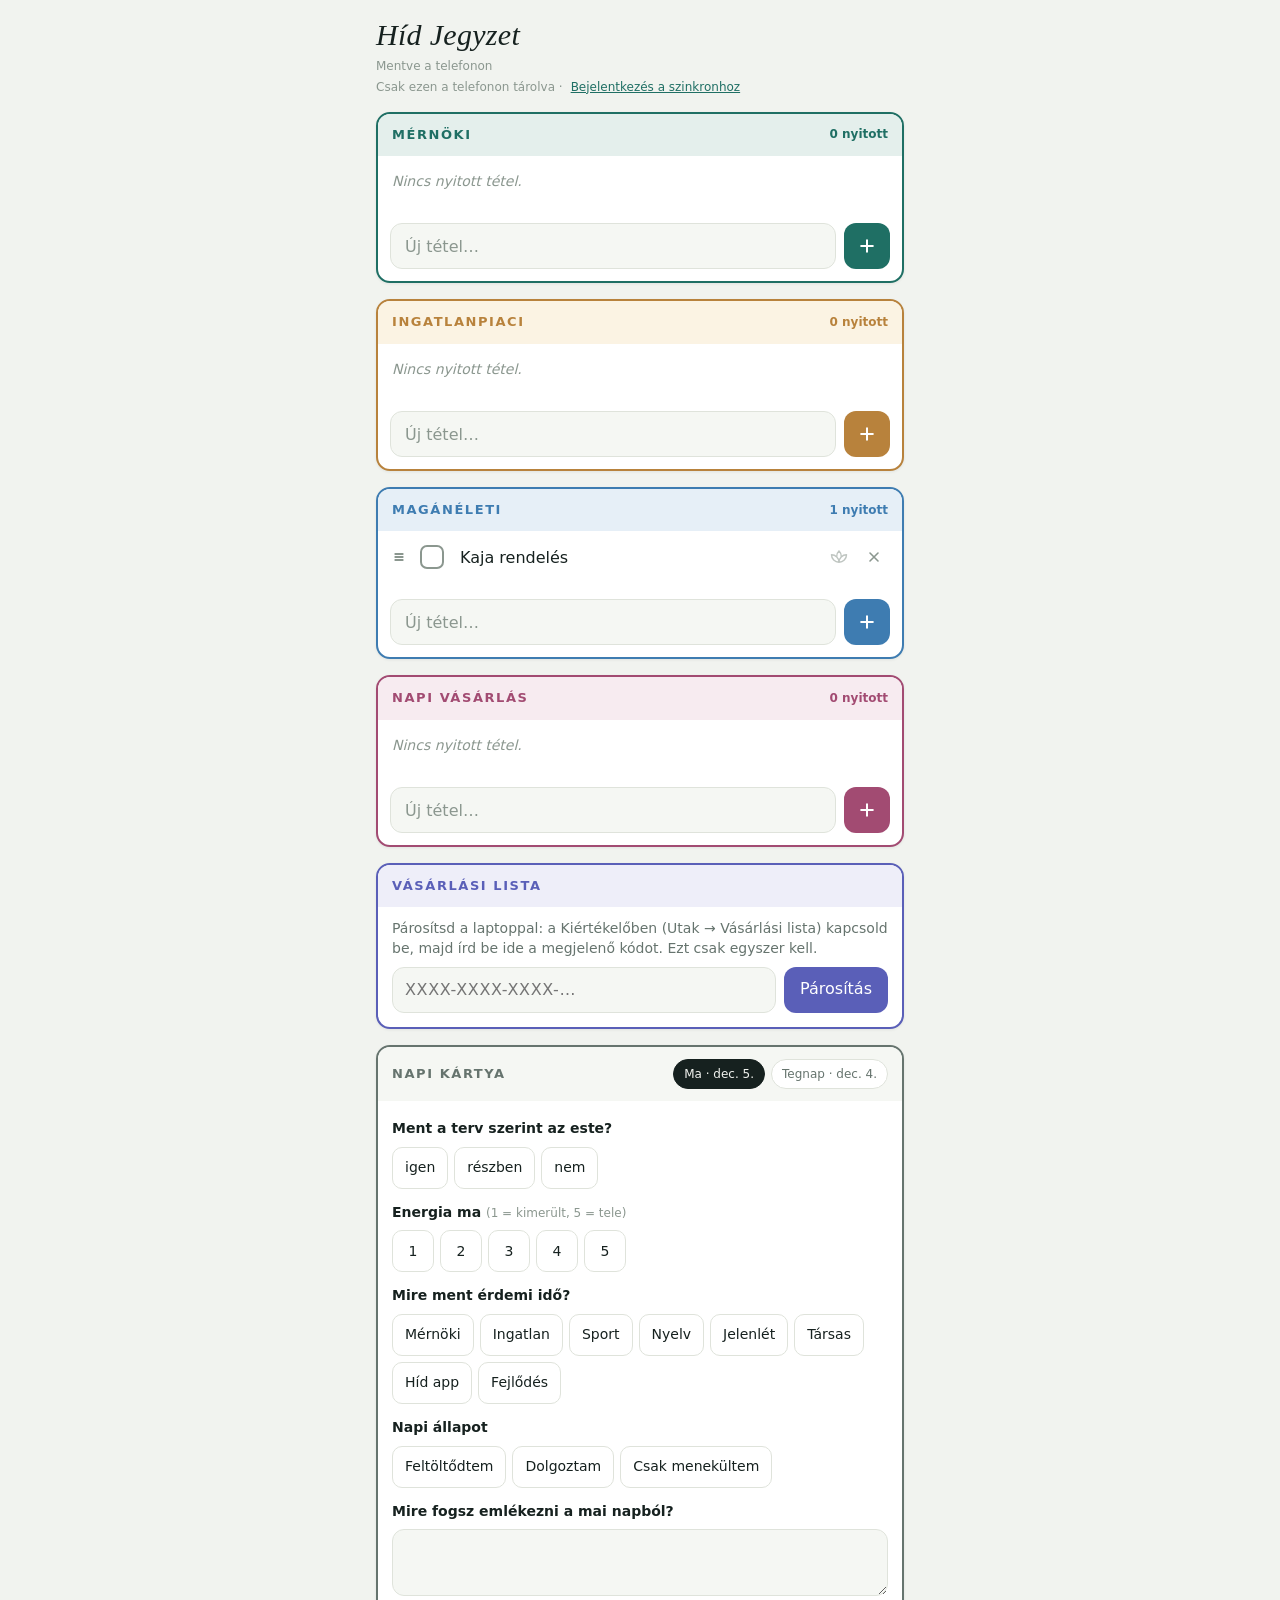
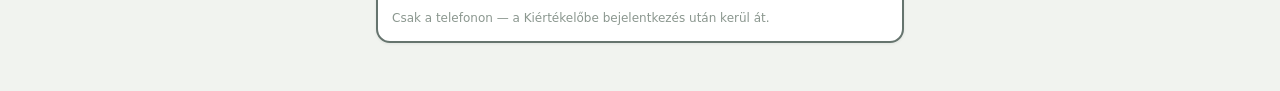
<file: index.html>
<!doctype html>
<html lang="hu">
<head>
<meta charset="utf-8">
<meta name="viewport" content="width=device-width,initial-scale=1,viewport-fit=cover">
<meta name="theme-color" content="#F1F3EF" media="(prefers-color-scheme: light)">
<meta name="theme-color" content="#141A18" media="(prefers-color-scheme: dark)">
<link rel="manifest" href="manifest.webmanifest">
<link rel="icon" href="icon-192.png">
<link rel="apple-touch-icon" href="icon-192.png">
<title>Híd Jegyzet</title>
<link rel="stylesheet" href="style.css">
</head>
<body>
<main class="wrap">
  <div class="head">
    <h1>Híd Jegyzet</h1>
  </div>
  <div class="status" id="status" aria-live="polite"></div>
  <div class="sync" id="sync"></div>
  <div id="ma"></div>
  <div id="heti"></div>
  <div class="blocks" id="blocks"></div>
  <div id="vasarlas"></div>
  <div id="napi"></div>
</main>
<script src="store.js"></script>
<script src="vendor/firebase/firebase-app-compat.js"></script>
<script src="vendor/firebase/firebase-auth-compat.js"></script>
<script src="vendor/firebase/firebase-firestore-compat.js"></script>
<script src="firebase-config.js"></script>
<script src="hid-crypto.js"></script>
<script src="sync.js"></script>
<script src="napi.js"></script>
<script src="hetiterv.js"></script>
<script src="vasarlas.js"></script>
<script src="app.js"></script>
</body>
</html>
</file>
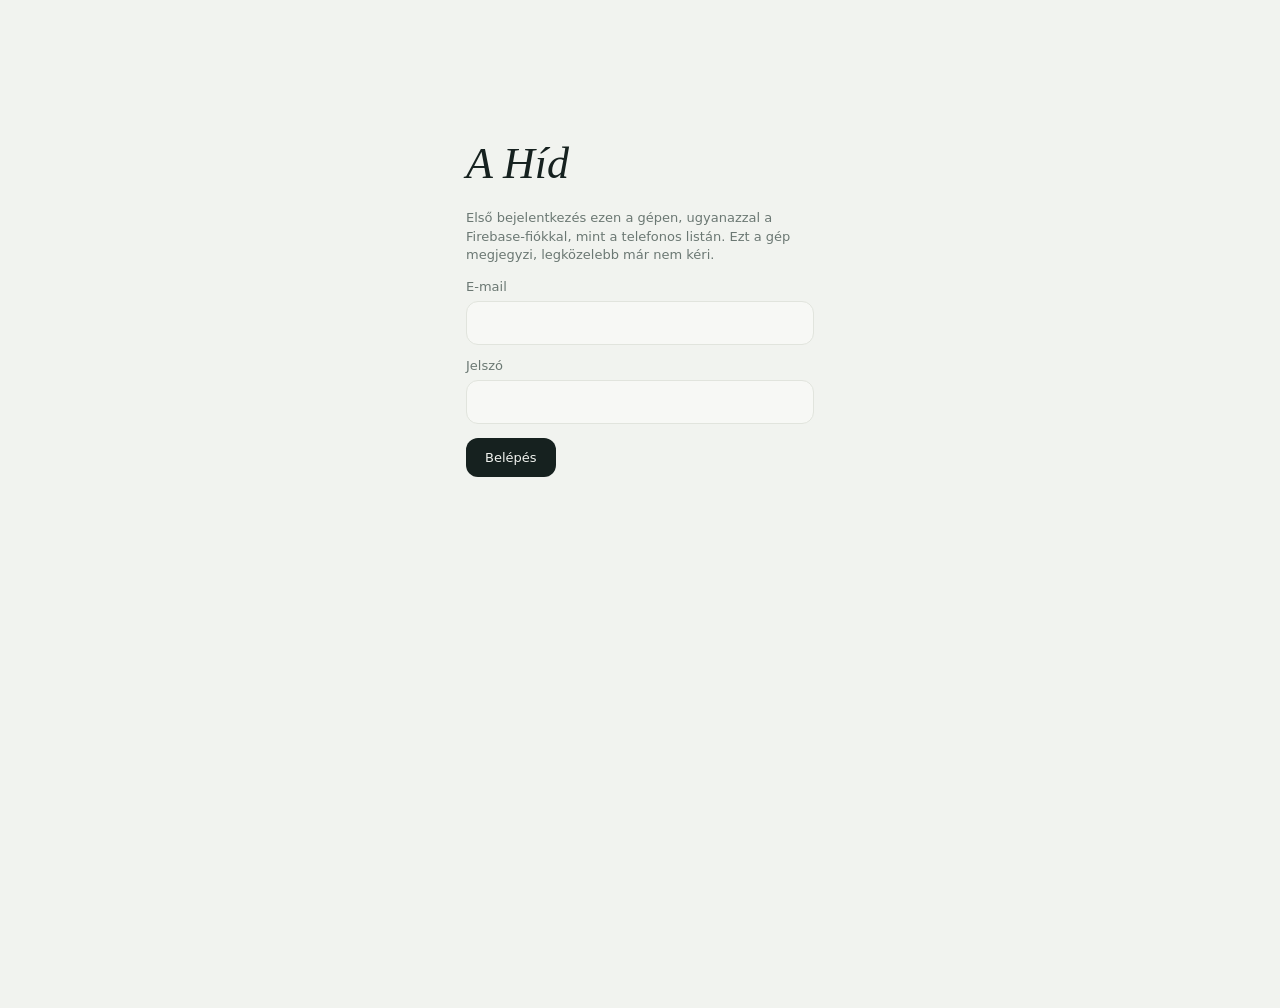
<file: kiertekelo/index.html>
<!doctype html>
<html lang="hu">
<head>
<meta charset="utf-8">
<meta name="viewport" content="width=device-width,initial-scale=1">
<meta name="robots" content="noindex">
<meta http-equiv="Content-Security-Policy" content="default-src 'self'; script-src 'self'; style-src 'self' 'unsafe-inline' https://fonts.googleapis.com; font-src https://fonts.gstatic.com; img-src 'self' data:; connect-src 'self' https://*.googleapis.com; frame-src https://hid-lista.firebaseapp.com; object-src 'none'; base-uri 'none'; form-action 'none'">
<meta name="theme-color" content="#F1F3EF" media="(prefers-color-scheme: light)">
<meta name="theme-color" content="#141A18" media="(prefers-color-scheme: dark)">
<link rel="manifest" href="manifest.webmanifest">
<link rel="icon" href="icon-192.png">
<title>Híd Kiértékelő</title>
<link rel="preconnect" href="https://fonts.googleapis.com">
<link rel="preconnect" href="https://fonts.gstatic.com" crossorigin>
<link rel="stylesheet" href="https://fonts.googleapis.com/css2?family=Fraunces:ital,opsz,wght@0,9..144,450;0,9..144,560;1,9..144,500&family=Inter:wght@400;500;600;700&family=IBM+Plex+Mono:wght@400;500&display=swap">
<link rel="stylesheet" href="kiertekelo.css">
</head>
<body>

<!-- 1. Bejelentkezés: a böngésző megjegyzi, csak az első alkalommal kell -->
<main class="gate" id="loginGate" hidden>
  <h1 class="font-display">A Híd</h1>
  <p class="hint">Első bejelentkezés ezen a gépen, ugyanazzal a Firebase-fiókkal, mint a telefonos listán. Ezt a gép megjegyzi, legközelebb már nem kéri.</p>
  <form id="loginForm">
    <label for="email">E-mail</label>
    <input id="email" class="field-input" type="email" autocomplete="username" required>
    <label for="pw">Jelszó</label>
    <input id="pw" class="field-input" type="password" autocomplete="current-password" required>
    <button class="btn btn-dark" type="submit">Belépés</button>
  </form>
  <div class="out" id="loginOut" aria-live="polite"></div>
</main>

<!-- 2. Feloldás a titkosítási jelszóval -->
<main class="gate" id="lockGate" hidden>
  <h1 class="font-display">A Híd</h1>
  <p class="hint" id="lockWho"></p>
  <form id="unlockForm">
    <label for="encPw">Titkosítási jelszó</label>
    <input id="encPw" class="field-input" type="password" autocomplete="off" required>
    <label class="chk"><input type="checkbox" id="remember"> Ne kérje újra ezen a gépen 30 napig</label>
    <button class="btn btn-dark" type="submit">Feloldás</button>
  </form>
  <details>
    <summary>Feloldás a helyreállítási kulccsal</summary>
    <form id="recForm">
      <label for="recKey">Helyreállítási kulcs</label>
      <input id="recKey" class="field-input" autocomplete="off" spellcheck="false" required>
      <button class="btn btn-dark" type="submit">Feloldás</button>
    </form>
  </details>
  <div class="out" id="unlockOut" aria-live="polite"></div>
  <p class="foot"><button class="link" id="logoutBtn" type="button">Kijelentkezés a Firebase-fiókból</button></p>
</main>

<!-- 3. A feloldott felület -->
<div class="wrap" id="app" hidden>
  <header class="head">
    <div>
      <div class="kicker">Kiértékelő</div>
      <h1 class="font-display">A Híd</h1>
    </div>
    <div class="head-right font-data">
      <div id="today"></div>
      <div id="saveStatus" aria-live="polite"></div>
      <button class="link" id="lockBtn" type="button">Zárolás</button>
    </div>
  </header>
  <svg class="arc" viewBox="0 0 400 32" preserveAspectRatio="none" aria-hidden="true">
    <path d="M0,28 Q200,-6 400,28" stroke="var(--c-green)" stroke-width="1.4" fill="none" opacity="0.35"/>
    <circle cx="14" cy="26.5" r="2.5" fill="var(--c-green)" opacity="0.45"/>
    <circle cx="386" cy="26.5" r="2.5" fill="var(--c-green)" opacity="0.45"/>
  </svg>
  <nav class="tabs" id="tabs"></nav>
  <div id="flash" class="flash" hidden></div>
  <div id="view"></div>
  <footer class="foot-note">
    <div>A tükör mindig egy kicsit késik</div>
    <div class="timing font-data" id="timing"></div>
    <div class="import"><button class="link" id="importBtn" type="button">Átvétel a régi Hídból (egyszeri)</button><input type="file" id="importFile" accept=".json,application/json" hidden></div>
  </footer>
</div>

<script src="../vendor/firebase/firebase-app-compat.js"></script>
<script src="../vendor/firebase/firebase-auth-compat.js"></script>
<script src="../vendor/firebase/firebase-firestore-compat.js"></script>
<script src="../firebase-config.js"></script>
<script src="../hid-crypto.js"></script>
<script src="kiertekelo.js"></script>
</body>
</html>
</file>
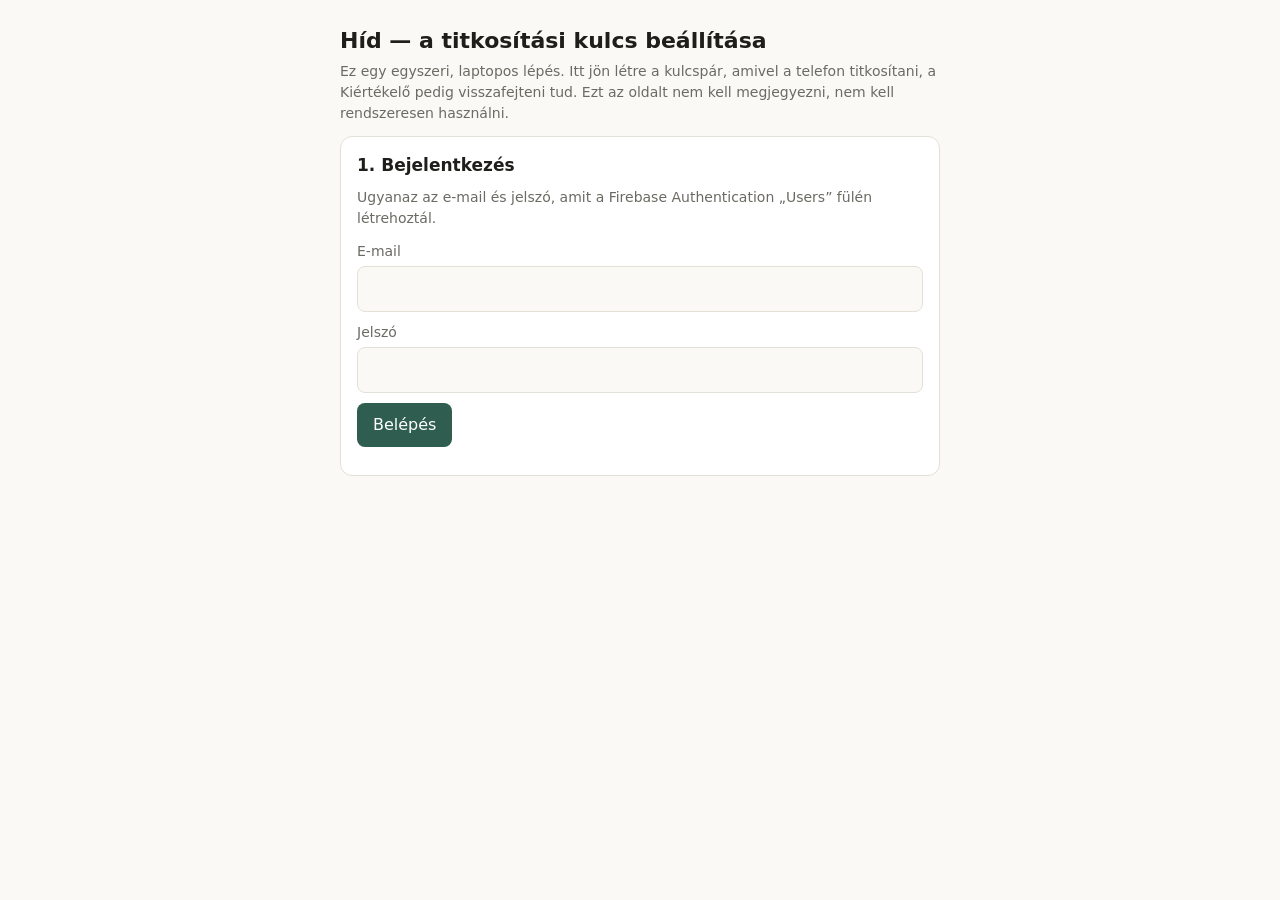
<file: kulcs-beallitas.html>
<!doctype html>
<html lang="hu">
<head>
<meta charset="utf-8">
<meta name="viewport" content="width=device-width, initial-scale=1">
<meta name="robots" content="noindex">
<title>Híd — kulcs beállítása</title>
<style>
  :root { --bg:#faf9f5; --card:#fff; --ink:#1f1e1a; --dim:#6b6a63; --line:#e3e0d5; --acc:#2f5d50; --bad:#a3362b; --ok:#2f6b3a; }
  @media (prefers-color-scheme: dark) { :root { --bg:#1a1a17; --card:#242420; --ink:#ecebe4; --dim:#a09f96; --line:#3a3a34; --acc:#7fbfa9; --bad:#e58a80; --ok:#8fd19a; } }
  body { margin:0; background:var(--bg); color:var(--ink); font:16px/1.5 system-ui, sans-serif; }
  main { max-width:600px; margin:0 auto; padding:16px; }
  section { background:var(--card); border:1px solid var(--line); border-radius:12px; padding:16px; margin:0 0 16px; }
  h1 { font-size:22px; margin:8px 0 4px; } h2 { font-size:17px; margin:0 0 8px; }
  p.hint { color:var(--dim); margin:0 0 12px; font-size:14px; }
  label { display:block; font-size:14px; color:var(--dim); margin:10px 0 4px; }
  input { width:100%; box-sizing:border-box; padding:10px; border:1px solid var(--line); border-radius:8px; background:var(--bg); color:var(--ink); font:inherit; }
  button { margin:10px 8px 0 0; padding:10px 16px; border:0; border-radius:8px; background:var(--acc); color:#fff; font:inherit; cursor:pointer; }
  button.alt { background:transparent; color:var(--ink); border:1px solid var(--line); }
  button.danger { background:var(--bad); }
  .out { margin-top:12px; font-size:14px; white-space:pre-wrap; word-break:break-all; }
  .ok { color:var(--ok); } .bad { color:var(--bad); }
  .rec { font:18px/1.5 ui-monospace, Consolas, monospace; padding:12px; border:2px dashed var(--acc); border-radius:8px; word-break:break-all; margin-top:8px; }
  [hidden] { display:none !important; }
</style>
</head>
<body>
<main>
  <h1>Híd — a titkosítási kulcs beállítása</h1>
  <p class="hint">Ez egy egyszeri, laptopos lépés. Itt jön létre a kulcspár, amivel a telefon titkosítani, a Kiértékelő pedig visszafejteni tud. Ezt az oldalt nem kell megjegyezni, nem kell rendszeresen használni.</p>

  <section id="loginSec">
    <h2>1. Bejelentkezés</h2>
    <p class="hint">Ugyanaz az e-mail és jelszó, amit a Firebase Authentication „Users” fülén létrehoztál.</p>
    <label for="email">E-mail</label>
    <input id="email" type="email" autocomplete="username">
    <label for="pw">Jelszó</label>
    <input id="pw" type="password" autocomplete="current-password">
    <button id="loginBtn">Belépés</button>
    <div class="out" id="loginOut"></div>
  </section>

  <section id="statusSec" hidden>
    <h2>2. Állapot</h2>
    <div class="out" id="statusOut">Ellenőrzés…</div>
  </section>

  <section id="createSec" hidden>
    <h2>3. Kulcs létrehozása</h2>
    <p class="hint">Ezt csak egyszer kell megtenni. A jelszót írd le biztos helyre — ez fogja feloldani a Kiértékelőt.</p>
    <label for="pw1">Titkosítási jelszó (legalább 10 karakter)</label>
    <input id="pw1" type="password" autocomplete="new-password">
    <label for="pw2">Jelszó még egyszer</label>
    <input id="pw2" type="password" autocomplete="new-password">
    <button id="createBtn">Kulcs létrehozása és feltöltése</button>
    <div class="out" id="createOut"></div>
    <div id="recWrap" hidden>
      <p class="hint"><strong>Mentsd el a helyreállítási kulcsot</strong> (jelszókezelő vagy papír). Ha a jelszót elfelejted, ezzel tudsz újat beállítani. Ez a kulcs csak most jelenik meg.</p>
      <div class="rec" id="recKey"></div>
      <button id="dl" class="alt">Kulcsfájl letöltése (hid-kulcs.json)</button>
    </div>
  </section>

  <section id="existingSec" hidden>
    <h2>3. A kulcs már létezik</h2>
    <p class="hint" id="createdInfo"></p>
    <label for="pw3">Jelszó (ellenőrzéshez)</label>
    <input id="pw3" type="password" autocomplete="current-password">
    <button id="verifyBtn">Feloldás kipróbálása</button>
    <button id="dl2" class="alt">Kulcsfájl letöltése (biztonsági mentés)</button>
    <div class="out" id="verifyOut"></div>
    <details style="margin-top:14px">
      <summary style="cursor:pointer">Elfelejtett jelszó — új jelszó beállítása a helyreállítási kulccsal</summary>
      <label for="recIn">Helyreállítási kulcs</label>
      <input id="recIn" autocomplete="off">
      <label for="pw4">Új jelszó</label>
      <input id="pw4" type="password" autocomplete="new-password">
      <button id="resetBtn">Új jelszó mentése</button>
      <div class="out" id="resetOut"></div>
    </details>
  </section>
</main>
<script src="vendor/firebase/firebase-app-compat.js"></script>
<script src="vendor/firebase/firebase-auth-compat.js"></script>
<script src="vendor/firebase/firebase-firestore-compat.js"></script>
<script src="firebase-config.js"></script>
<script src="hid-crypto.js"></script>
<script>
  const $ = (s) => document.querySelector(s);
  const say = (el, t, cls) => { el.className = "out " + (cls || ""); el.textContent = t; };

  firebase.initializeApp(window.FIREBASE_CONFIG);
  const auth = firebase.auth();
  const db = firebase.firestore();
  let uid = null, keysRef = null, keyfile = null;

  $("#loginBtn").onclick = async () => {
    const out = $("#loginOut");
    say(out, "Belépés…");
    try {
      await auth.signInWithEmailAndPassword($("#email").value.trim(), $("#pw").value);
    } catch (e) { say(out, "Hibás e-mail vagy jelszó.", "bad"); }
  };

  auth.onAuthStateChanged(async (user) => {
    if (!user) return;
    uid = user.uid;
    keysRef = db.collection("users").doc(uid).collection("meta").doc("keys");
    $("#loginSec").hidden = true;
    $("#statusSec").hidden = false;
    say($("#statusOut"), "Bejelentkezve: " + user.email + "\nEllenőrzés…");
    try {
      const snap = await keysRef.get();
      if (snap.exists && snap.data().publicKey) {
        keyfile = snap.data().keyfile;
        say($("#statusOut"), "Bejelentkezve: " + user.email, "ok");
        $("#existingSec").hidden = false;
        $("#createdInfo").textContent = "A kulcs létrehozva: " + new Date(snap.data().createdAt).toLocaleString("hu-HU");
      } else {
        say($("#statusOut"), "Bejelentkezve: " + user.email + "\nMég nincs kulcs ehhez a fiókhoz.", "ok");
        $("#createSec").hidden = false;
      }
    } catch (e) {
      say($("#statusOut"), "Nem sikerült elérni az adatbázist: " + e.message, "bad");
    }
  });

  $("#createBtn").onclick = async () => {
    const out = $("#createOut");
    if ($("#pw1").value !== $("#pw2").value) return say(out, "A két jelszó nem egyezik.", "bad");
    try {
      say(out, "Kulcs generálása…");
      const r = await HidCrypto.createKeys($("#pw1").value);
      await keysRef.set({ publicKey: r.publicKey, keyfile: r.keyfile, createdAt: Date.now() });
      keyfile = r.keyfile;
      $("#recKey").textContent = r.recoveryKey;
      $("#recWrap").hidden = false;
      say(out, "Kész. A telefon mostantól tud majd titkosítva küldeni.", "ok");
      $("#dl").onclick = () => downloadKeyfile(r.keyfile);
    } catch (e) { say(out, e.message, "bad"); }
  };

  $("#verifyBtn").onclick = async () => {
    const out = $("#verifyOut");
    try {
      const t0 = performance.now();
      await HidCrypto.unlockWithPassword(keyfile, $("#pw3").value);
      say(out, "A jelszó jó, a feloldás " + Math.round(performance.now() - t0) + " ms alatt megtörtént.", "ok");
    } catch (e) { say(out, e.message, "bad"); }
  };
  $("#dl2").onclick = () => downloadKeyfile(keyfile);

  $("#resetBtn").onclick = async () => {
    const out = $("#resetOut");
    try {
      const updated = await HidCrypto.resetPassword(keyfile, $("#recIn").value, $("#pw4").value);
      await keysRef.update({ keyfile: updated });
      keyfile = updated;
      say(out, "Az új jelszó mentve.", "ok");
    } catch (e) { say(out, e.message, "bad"); }
  };

  function downloadKeyfile(kf) {
    const a = document.createElement("a");
    a.href = URL.createObjectURL(new Blob([JSON.stringify(kf)], { type: "application/json" }));
    a.download = "hid-kulcs.json"; a.click();
  }
</script>
</body>
</html>
</file>
<file: style.css>
:root {
  --bg: #F1F3EF; --surface: #FFFFFF; --surface-2: #F5F7F3; --border: #DFE3DB;
  --ink: #16211F; --muted: #66746E; --faint: #8B978F; --shadow: 0 1px 3px rgba(20,30,28,.07);
  --eng: #1F6F64; --eng-tint: #E4EFEC;
  --re: #B8823C;  --re-tint: #FBF3E3;
  --me: #3E7CB1;  --me-tint: #E6EFF7;
  --sh: #A24B72;  --sh-tint: #F7EBF0;
  --wl: #5A5FB8;  --wl-tint: #EEEEF9;
}
@media (prefers-color-scheme: dark) {
  :root {
    --bg: #141A18; --surface: #1B2422; --surface-2: #202A27; --border: #2C3733;
    --ink: #EDEFEA; --muted: #9AA69F; --faint: #7C8983; --shadow: 0 1px 3px rgba(0,0,0,.4);
    --eng: #56B49F; --eng-tint: #17302B;
    --re: #DDAA63;  --re-tint: #2B2212;
    --me: #85B4DA;  --me-tint: #16232F;
    --sh: #D287AC;  --sh-tint: #2E1D26;
    --wl: #A3A7EC;  --wl-tint: #1E2036;
  }
}
* { box-sizing: border-box; }
html, body { margin: 0; background: var(--bg); }
body {
  color: var(--ink);
  font: 16px/1.4 system-ui, -apple-system, "Segoe UI", Roboto, sans-serif;
  padding-top: env(safe-area-inset-top); padding-bottom: env(safe-area-inset-bottom);
}
.wrap { max-width: 560px; margin: 0 auto; padding: 20px 16px 48px; }
h1 { font: italic 500 30px/1 Georgia, "Times New Roman", serif; margin: 0 0 16px; letter-spacing: .01em; }
.status { font-size: 12px; color: var(--faint); margin: -8px 0 4px; min-height: 16px; }

.sync { font-size: 12px; color: var(--faint); margin: 0 0 16px; display: flex; align-items: center; gap: 8px; flex-wrap: wrap; }
.sync button, .sync a.link { background: none; border: 0; padding: 0; font: inherit; color: var(--eng); text-decoration: underline; cursor: pointer; }
.sync form { display: flex; gap: 6px; flex-wrap: wrap; align-items: center; margin-top: 2px; width: 100%; }
.sync form input { font: inherit; font-size: 13px; padding: 6px 8px; border: 1px solid var(--border); border-radius: 8px; background: var(--surface); color: var(--ink); min-width: 0; flex: 1 1 140px; }
.sync form button { background: var(--eng); color: #fff; text-decoration: none; padding: 6px 12px; border-radius: 8px; flex: none; }
.sync .err { color: #a3362b; width: 100%; }

.blocks { display: flex; flex-direction: column; gap: 16px; }
.block { --c: var(--eng); --t: var(--eng-tint); background: var(--surface); border: 2px solid var(--c); border-radius: 14px; overflow: hidden; box-shadow: var(--shadow); }
.block.re { --c: var(--re); --t: var(--re-tint); }
.block.me { --c: var(--me); --t: var(--me-tint); }
.block.sh { --c: var(--sh); --t: var(--sh-tint); }

.bhead { display: flex; align-items: center; justify-content: space-between; gap: 12px; padding: 12px 14px; background: var(--t); }
.bhead h2 { margin: 0; font-size: 13px; font-weight: 700; letter-spacing: .12em; text-transform: uppercase; color: var(--c); }
.count { font-size: 12px; font-weight: 600; color: var(--c); font-variant-numeric: tabular-nums; }

.list { padding: 4px 8px 0; }
.empty { padding: 12px 6px; font-size: 14px; color: var(--faint); font-style: italic; }
.item { display: flex; align-items: center; gap: 4px; border-bottom: 1px solid var(--border); }
.item:last-child { border-bottom: 0; }
.grip { flex: none; width: 26px; height: 44px; display: grid; place-items: center; background: none; border: 0; padding: 0; color: var(--faint); cursor: grab; touch-action: none; margin-right: -6px; }
.grip svg { width: 18px; height: 18px; }
span.grip { cursor: default; }
.item { position: relative; background: var(--surface); }
.item.shifting { transition: transform .2s cubic-bezier(.2,.7,.3,1); }
.item.settling { transition: transform .18s cubic-bezier(.2,.7,.3,1); }
.item.dragging { z-index: 2; background: var(--surface); border-radius: 10px; border-bottom-color: transparent; box-shadow: 0 10px 28px rgba(20,30,28,.2), 0 2px 6px rgba(20,30,28,.1); }
.item.dragging .grip { cursor: grabbing; color: var(--c); }
body.is-dragging, body.is-dragging * { cursor: grabbing !important; user-select: none; -webkit-user-select: none; }
@media (prefers-reduced-motion: reduce) { .item.shifting, .item.settling { transition: none; } }
.check { flex: none; width: 44px; height: 44px; display: grid; place-items: center; background: none; border: 0; padding: 0; cursor: pointer; }
.box { width: 24px; height: 24px; border-radius: 7px; border: 2px solid var(--faint); display: grid; place-items: center; color: transparent; }
.item.done .box { background: var(--c); border-color: var(--c); color: #fff; }
.txt { flex: 1; min-width: 0; font: inherit; color: var(--ink); background: transparent; border: 0; padding: 10px 2px; height: 44px; }
.item.done .txt { color: var(--faint); text-decoration: line-through; }
.del { flex: none; width: 40px; height: 44px; display: grid; place-items: center; background: none; border: 0; color: var(--faint); cursor: pointer; }
.del:hover, .del:focus-visible { color: var(--ink); }

/* „Kilátásban”: nem aktuális, valamire vár; halványan, mindig a blokk alján, de nincs kipipálva */
.lat { flex: none; width: 34px; height: 44px; display: grid; place-items: center; background: none; border: 0; padding: 0; color: var(--faint); opacity: .55; cursor: pointer; margin-right: -6px; }
.lat svg.sprout { width: 18px; height: 18px; stroke-width: 1.9; }
.lat:hover, .lat:focus-visible { opacity: 1; }
.item.later .lat { color: var(--c); opacity: .9; }
.item.later .txt { color: var(--faint); }
.item.later .box { border-color: var(--border); }
/* a kilátásban lévő sorban a megjegyzés a tétel neve alatt van, hogy a név kiférjen */
.tcol { flex: 1; min-width: 0; display: flex; flex-direction: column; padding: 4px 0 5px; }
.item.later .txt { width: 100%; height: 24px; padding: 0 2px; }
.note { width: 100%; height: 18px; font: inherit; font-size: 12px; color: var(--faint); background: transparent; border: 0; border-radius: 0; padding: 0 2px; text-overflow: ellipsis; }
.note::placeholder { color: var(--faint); opacity: .7; }
.note:focus { color: var(--muted); outline: none; box-shadow: inset 0 -1px 0 var(--c); }

.add { display: flex; gap: 8px; padding: 10px 12px 12px; }
.add input { flex: 1; min-width: 0; height: 46px; font: inherit; color: var(--ink); background: var(--surface-2); border: 1px solid var(--border); border-radius: 12px; padding-inline: 14px; }
.add input::placeholder { color: var(--faint); }
.add button { flex: none; height: 46px; min-width: 46px; border: 0; border-radius: 12px; background: var(--c); color: #fff; cursor: pointer; display: grid; place-items: center; }

.doneBar { display: flex; align-items: center; justify-content: space-between; padding: 0 12px 10px; }
.doneBar button { background: none; border: 0; font: inherit; font-size: 13px; color: var(--muted); padding: 8px 4px; cursor: pointer; }
.doneBar .clear { color: var(--faint); }

/* heti terv: a mai sor legfelül, az egész hét koppintásra (hetiterv.js) */
.ma { margin: 0 0 16px; padding: 12px 14px; border-radius: 14px; background: var(--wl-tint); border: 1px solid color-mix(in srgb, var(--wl) 35%, var(--border)); }
.ma-l { font-size: 12px; font-weight: 700; letter-spacing: .12em; text-transform: uppercase; color: var(--wl); }
.ma-b { font-size: 17px; font-weight: 600; margin-top: 4px; }
.ma-k { font-size: 14px; color: var(--muted); margin-top: 4px; }
.ma-k span { font-weight: 600; }
.ma-het { margin-top: 8px; }
.ma-het summary { font-size: 13px; color: var(--wl); cursor: pointer; padding: 6px 0 2px; }
.ma-het table { width: 100%; border-collapse: collapse; margin-top: 6px; font-size: 13px; }
.ma-het th, .ma-het td { text-align: left; vertical-align: top; padding: 6px 4px; border-top: 1px solid color-mix(in srgb, var(--wl) 20%, var(--border)); }
.ma-het thead th { font-size: 11px; color: var(--faint); font-weight: 600; border-top: 0; }
.ma-het tbody th { font-weight: 600; white-space: nowrap; }
.ma-het tbody th span { display: block; font-weight: 400; color: var(--faint); font-size: 11px; }
.ma-het tr.on { background: color-mix(in srgb, var(--wl) 12%, transparent); }
.ma-het tr.off { background: color-mix(in srgb, var(--faint) 16%, transparent); }
.ma-het tr.off td { color: var(--faint); }
.ma-off { display: inline-flex; align-items: center; gap: 4px; font-size: 11px; font-weight: 500; letter-spacing: 0; text-transform: none; color: var(--muted); }
.ma-het tbody th .ma-off { display: flex; margin-top: 2px; color: var(--muted); }
.ma-l .ma-off { margin-left: 6px; vertical-align: 1px; }
.ma-het p { font-size: 11px; color: var(--faint); margin: 8px 0 0; }

/* heti kiértékelés jelzés (vasárnap 16:00-tól) */
.heti { display: flex; align-items: center; gap: 10px; margin: 0 0 16px; padding: 10px 12px 10px 14px; border-radius: 12px; background: var(--eng-tint); color: var(--eng); font-size: 14px; font-weight: 600; }
.heti span { flex: 1; }
.heti a { color: #fff; background: var(--eng); text-decoration: none; padding: 8px 14px; border-radius: 10px; }
.heti button { background: none; border: 0; color: var(--eng); font-size: 22px; line-height: 1; padding: 4px 6px; cursor: pointer; }

/* vásárlási lista (a Napi kártya felett): fix magasság, a tételek görgethetők */
#vasarlas { margin-top: 16px; }
.block.shop { --c: var(--wl); --t: var(--wl-tint); }
.shop-list { height: 330px; overflow-y: auto; padding: 4px 8px 0; overscroll-behavior: contain; }
.shop .item { gap: 4px; }
.stxt { flex: 1; min-width: 0; padding: 10px 2px; overflow-wrap: anywhere; }
.item.done .stxt { color: var(--faint); text-decoration: line-through; }
.sprice { flex: none; font-size: 13px; font-variant-numeric: tabular-nums; color: var(--muted); padding: 0 4px; }
.item.done .sprice { text-decoration: line-through; color: var(--faint); }
.shop-total { padding: 10px 14px 0; font-size: 13px; color: var(--muted); border-top: 1px solid var(--border); }
.shop-total > div:first-child { display: flex; justify-content: space-between; gap: 8px; flex-wrap: wrap; }
.shop-total b { color: var(--ink); }
.shop-total .bar { height: 6px; border-radius: 3px; background: var(--surface-2); overflow: hidden; margin-top: 6px; }
.shop-total .bar i { display: block; height: 100%; background: var(--c); border-radius: 3px; }
.shop .add .kprice { flex: 0 0 64px; padding-inline: 8px; text-align: right; }
.shop-foot { display: flex; justify-content: space-between; align-items: center; gap: 8px; flex-wrap: wrap; padding: 0 12px 10px; font-size: 12px; color: var(--faint); }
.shop-foot button { background: none; border: 0; font: inherit; color: var(--faint); text-decoration: underline; padding: 6px 0; cursor: pointer; }
.pair { padding: 12px 14px 14px; display: flex; flex-wrap: wrap; gap: 8px; }
.pair p { margin: 0; width: 100%; font-size: 14px; color: var(--muted); }
.pair input { flex: 1 1 180px; min-width: 0; height: 46px; font: inherit; letter-spacing: .04em; color: var(--ink); background: var(--surface-2); border: 1px solid var(--border); border-radius: 12px; padding-inline: 12px; }
.pair button { height: 46px; padding: 0 16px; border: 0; border-radius: 12px; background: var(--c); color: #fff; font: inherit; cursor: pointer; }
.pair .err { width: 100%; color: #a3362b; font-size: 13px; }

/* napi kártya (a blokkok alatt) */
#napi { margin-top: 16px; }
.block.napi { --c: var(--muted); --t: var(--surface-2); }
.napi .bhead { flex-wrap: wrap; }
.napi .daypick { display: flex; gap: 6px; }
.napi .daypick button { font: inherit; font-size: 12px; padding: 6px 10px; border-radius: 999px; border: 1px solid var(--border); background: var(--surface); color: var(--muted); cursor: pointer; }
.napi .daypick button.on { background: var(--ink); border-color: var(--ink); color: var(--bg); }
.napi-b { padding: 4px 14px 14px; }
.napi .q { margin-top: 14px; }
.napi .q-l { font-size: 14px; font-weight: 600; margin-bottom: 8px; }
.napi .q-l span { font-weight: 400; font-size: 12px; color: var(--faint); }
.napi .q-sub { margin-top: 14px; padding: 2px 12px 12px; border-radius: 12px; background: var(--me-tint); }
.opts { display: flex; flex-wrap: wrap; gap: 6px; }
.opt { font: inherit; font-size: 14px; min-height: 42px; min-width: 42px; padding: 8px 12px; border-radius: 10px; border: 1.5px solid var(--border); background: var(--surface); color: var(--ink); cursor: pointer; }
.opt.on { background: var(--ink); border-color: var(--ink); color: var(--bg); }
.napi .anchor { display: block; width: 100%; min-height: 64px; resize: vertical; font: inherit; color: var(--ink); background: var(--surface-2); border: 1px solid var(--border); border-radius: 12px; padding: 10px 12px; }
.napi .anchor:focus-visible { outline: 2px solid var(--ink); outline-offset: 1px; }
.napi-status { margin-top: 14px; font-size: 12px; color: var(--faint); }

button:focus-visible, input:focus-visible { outline: 2px solid var(--c, var(--eng)); outline-offset: 1px; }
svg { width: 16px; height: 16px; stroke: currentColor; fill: none; stroke-width: 2.4; stroke-linecap: round; stroke-linejoin: round; }
@media (prefers-reduced-motion: no-preference) { .box { transition: background-color .12s, border-color .12s; } }
</file>
<file: kiertekelo/kiertekelo.css>
/* A Híd artifact tokenjei és stílusa, változtatás nélkül átvéve. */
:root {
  --bg: #F1F3EF; --bg-rest: #EEF6F2; --bg-work: #FBF3E3; --bg-flee: #FBEBE8;
  --surface: #FFFFFF; --surface-2: #F7F8F5; --border: #E1E4DD; --border-strong: #D8DCD3;
  --ink: #16211F; --ink-soft: #1B2523; --tab-bg: #E7EAE3; --muted: #6B7873; --faint: #8B978F; --faint-2: #9AA69F;
  --shadow: 0 1px 3px rgba(20,30,28,0.06);
  --c-green: #1F6F64;  --c-green-tint: #E4EFEC;  --c-green-text: #1F6F64;
  --c-gold: #B8823C;   --c-gold-tint: #FBF6EC;   --c-gold-text: #8A6A2E;
  --c-red: #C1553D;    --c-red-tint: #FBEEEA;    --c-red-text: #8A3B2A;
  --c-danger: #B23B3B; --c-danger-tint: #FBF0F0; --c-danger-text: #8A3B3B;
  --c-blue: #3E7CB1;   --c-blue-tint: #EAF1F7;   --c-blue-text: #22405A;
  --c-purple: #A24B72; --c-purple-tint: #F7EBF0; --c-purple-text: #8A3B62;
  --c-indigo: #5A5FB8; --c-indigo-tint: #EEEEF9; --c-indigo-text: #3E4289;
  --c-teal: #2A8494;   --c-teal-tint: #E6F2F4;   --c-teal-text: #1D5F6B;
  --c-olive: #6F7D33;  --c-olive-tint: #F1F3E4;  --c-olive-text: #515C24;
}
@media (prefers-color-scheme: dark) {
  :root {
    --bg: #141A18; --bg-rest: #12211D; --bg-work: #231B10; --bg-flee: #291714;
    --surface: #1B2422; --surface-2: #202A27; --border: #2C3733; --border-strong: #3A4642;
    --ink: #EDEFEA; --ink-soft: #DCE2DD; --tab-bg: #212B27; --muted: #9AA69F; --faint: #7C8983; --faint-2: #6F7B75;
    --shadow: 0 1px 3px rgba(0,0,0,0.35);
    --c-green: #56B49F;  --c-green-tint: #17302B;  --c-green-text: #7FCBB9;
    --c-gold: #DDAA63;   --c-gold-tint: #302711;   --c-gold-text: #E7C088;
    --c-red: #E28A70;    --c-red-tint: #331E18;    --c-red-text: #EFA692;
    --c-danger: #E2685B; --c-danger-tint: #331A18; --c-danger-text: #F09E93;
    --c-blue: #85B4DA;   --c-blue-tint: #16232F;   --c-blue-text: #ABCBE7;
    --c-purple: #D287AC; --c-purple-tint: #2E1D26; --c-purple-text: #E6ACC7;
    --c-indigo: #A3A7EC; --c-indigo-tint: #1E2036; --c-indigo-text: #C3C6F4;
    --c-teal: #6CC1CE;   --c-teal-tint: #142B2F;   --c-teal-text: #98D5DE;
    --c-olive: #B3C272;  --c-olive-tint: #252A14;  --c-olive-text: #CAD69A;
  }
}

* { box-sizing: border-box; }
[hidden] { display: none !important; }
html, body { margin: 0; }
body { background: var(--bg); color: var(--ink); font: 14px/1.45 'Inter', system-ui, sans-serif; transition: background-color .6s ease; min-height: 100vh; }
.font-display { font-family: 'Fraunces', Georgia, serif; }
.font-data { font-family: 'IBM Plex Mono', ui-monospace, monospace; font-variant-numeric: tabular-nums; }
textarea, input, button, select { font-family: 'Inter', system-ui, sans-serif; color: inherit; }
button { cursor: pointer; }
::selection { background: var(--c-green-tint); }
:focus-visible { outline: 2px solid var(--c-green); outline-offset: 1px; }

.wrap { max-width: 640px; margin: 0 auto; padding: 40px 20px 56px; }
@media (max-width: 480px) { .wrap { padding: 28px 16px 48px; } }

/* fejléc */
.head { display: flex; align-items: flex-start; justify-content: space-between; gap: 16px; flex-wrap: wrap; }
.kicker { font-size: 11px; text-transform: uppercase; letter-spacing: .2em; color: var(--faint); margin-bottom: 8px; }
.head h1 { font-size: 44px; font-style: italic; font-weight: 500; line-height: 1; margin: 0; }
.head-right { text-align: right; font-size: 12px; color: var(--faint); line-height: 1.5; }
.head-right .link { font-family: 'Inter', system-ui, sans-serif; font-size: 12px; margin-top: 2px; }
.arc { width: 100%; height: 24px; margin: 16px 0 36px; display: block; }

.tabs { display: inline-flex; flex-wrap: wrap; padding: 4px; background: var(--tab-bg); border-radius: 999px; gap: 4px; margin-bottom: 28px; }
.tab-btn { display: flex; align-items: center; gap: 6px; padding: 8px 16px; border-radius: 999px; border: none; background: transparent; font-size: 13px; font-weight: 500; color: var(--muted); }
.tab-btn.active { background: var(--ink); color: var(--bg); }

/* alapelemek */
.eyebrow { display: flex; align-items: center; gap: 8px; font-size: 11px; font-weight: 600; text-transform: uppercase; letter-spacing: .14em; margin-bottom: 12px; }
.eyebrow .rule { width: 12px; height: 1px; }
.card { position: relative; border-radius: 16px; padding: 20px; background: var(--surface); border: 1px solid var(--border); box-shadow: var(--shadow); overflow: hidden; }
.accent-bar { position: absolute; left: 0; top: 0; bottom: 0; width: 4px; }
.stack > * + * { margin-top: 16px; }
.stack.tight > * + * { margin-top: 10px; }
.two { display: grid; grid-template-columns: 1fr 1fr; gap: 12px; }
.between { display: flex; justify-content: space-between; align-items: center; gap: 8px; flex-wrap: wrap; }
.between.top { align-items: flex-start; flex-wrap: nowrap; }
.desc { font-size: 12.5px; color: var(--faint); margin: 0 0 12px; line-height: 1.5; }
.small { font-size: 11.5px; color: var(--faint); }
.empty { font-size: 13px; color: var(--faint-2); font-style: italic; padding: 6px 0; }
.bad { color: var(--c-danger); }
.out { margin-top: 12px; font-size: 14px; min-height: 20px; }
.flash { margin-bottom: 16px; font-size: 13px; padding: 8px 14px; border-radius: 12px; background: var(--c-green-tint); color: var(--c-green-text); display: inline-flex; align-items: center; gap: 8px; }

.field-input { width: 100%; background: var(--surface-2); border: 1px solid var(--border); border-radius: 12px; padding: 12px 16px; font-size: 15px; color: var(--ink); }
.field-input:focus { outline: none; border-color: var(--c-green); }
.field-input::placeholder, .bare-textarea::placeholder { color: var(--faint-2); }
textarea.field-input { resize: vertical; line-height: 1.5; }
.bare-textarea { width: 100%; background: transparent; border: none; resize: vertical; line-height: 1.6; font-size: 15px; color: var(--ink-soft); padding: 0; }
.bare-textarea:focus { outline: none; }
.lbl { font-size: 12px; color: var(--faint); display: block; }
.lbl .field-input { margin-top: 4px; }

.btn { display: inline-flex; align-items: center; justify-content: center; gap: 8px; padding: 11px 18px; border-radius: 12px; font-size: 13px; font-weight: 500; border: 1px solid transparent; transition: opacity .15s; }
.btn:hover { opacity: .88; }
.btn-dark { background: var(--ink); color: var(--bg); }
.btn-gold { background: var(--c-gold); color: #fff; }
.btn-ghost { background: transparent; border-color: var(--border-strong); color: var(--muted); }
.link { background: none; border: none; padding: 0; color: var(--muted); text-decoration: underline; font-size: 12.5px; }
.icon-btn { background: none; border: none; color: var(--faint); padding: 2px; flex: none; }
.icon-btn:hover { color: var(--ink); }
.add-row { display: flex; gap: 8px; margin-top: 12px; }
.card-foot { margin-top: 12px; padding-top: 12px; border-top: 1px solid var(--border); }

svg.icon { width: 15px; height: 15px; stroke: currentColor; fill: none; stroke-width: 2; stroke-linecap: round; stroke-linejoin: round; flex-shrink: 0; }
svg.icon-sm { width: 13px; height: 13px; }

/* belépő képernyők */
.gate { max-width: 380px; margin: 12vh auto 0; padding: 24px 16px; }
.gate h1 { font-size: 44px; font-style: italic; font-weight: 500; margin: 0 0 8px; }
.gate .hint { color: var(--muted); font-size: 13px; }
.gate label { display: block; font-size: 13px; color: var(--muted); margin: 12px 0 4px; }
.gate .btn { margin-top: 14px; }
.gate details { margin-top: 20px; font-size: 13px; color: var(--muted); }
.gate summary { cursor: pointer; }
.gate .foot { margin-top: 28px; }
.chk { display: flex !important; align-items: center; gap: 8px; cursor: pointer; font-size: 13px; color: var(--ink); }
.chk input { width: auto; margin: 0; }

/* kerék */
.wheel-card { padding: 8px; }
.wheel { width: 100%; height: auto; display: block; }
.wheel .wedge { cursor: pointer; }
.wheel .wedge path { fill-opacity: .9; transition: fill-opacity .15s; }
.wheel .wedge:hover path { fill-opacity: 1; }
.wheel .wl { font-size: 17px; font-weight: 500; fill: var(--ink); }
.wheel .ws { font-size: 15px; }

/* áttekintés */
.mini { border: 1px solid; border-radius: 12px; padding: 16px 18px; min-width: 0; }
.mini-l { font-size: 13px; color: var(--muted); margin-bottom: 4px; }
.mini-n { font-size: 26px; color: var(--ink); }
.mini-s { font-size: 12px; color: var(--faint); margin-top: 4px; }
.incbar { position: relative; height: 36px; border-radius: 999px; background: var(--surface-2); overflow: hidden; margin-top: 8px; }
.incbar > div { position: absolute; top: 0; bottom: 0; }
/* köztes sáv (600–800k): a zöld sáv fölött is látszik */
.incbar > .inc-mid { background: repeating-linear-gradient(135deg, color-mix(in srgb, var(--c-gold) 55%, transparent) 0 6px, color-mix(in srgb, var(--c-gold) 30%, transparent) 6px 12px); border-left: 2px solid var(--c-gold); border-right: 2px solid var(--c-gold); }
.inc-mid-l { color: var(--c-gold); font-weight: 600; }
.inc-legend { display: flex; justify-content: space-between; font-size: 11px; color: var(--faint); margin-top: 8px; flex-wrap: wrap; gap: 4px; }
.inc-total { font-size: 14px; margin-top: 12px; font-weight: 500; }
.rest-display { display: flex; align-items: center; justify-content: center; gap: 12px; padding: 16px 22px; border-radius: 12px; font-size: 18px; font-weight: 500; border: 2px solid var(--c); background: var(--t); color: var(--x); }
.rest-display svg.icon { width: 20px; height: 20px; }
.celebrate { display: flex; align-items: center; gap: 8px; color: var(--c-gold-text); font-weight: 500; font-size: 15px; }
.reminder { font-size: 15px; font-style: italic; line-height: 1.6; margin: 0; }

/* napi napló */
.rest-row { display: flex; gap: 8px; flex-wrap: wrap; }
.rest-btn { flex: 1 1 110px; display: flex; align-items: center; justify-content: center; gap: 8px; padding: 12px 14px; border-radius: 12px; font-size: 13px; font-weight: 500; border: 2px solid var(--border); background: var(--surface); color: var(--muted); }
.rest-btn.active { border-color: var(--c); background: var(--t); color: var(--x); }
.dots { display: grid; grid-template-columns: repeat(14, 1fr); gap: 6px; }
.dot { aspect-ratio: 1; border-radius: 6px; border: 1px solid var(--border); }
.legend { display: flex; gap: 16px; flex-wrap: wrap; margin-top: 12px; font-size: 12px; color: var(--muted); }
.legend i { display: inline-block; width: 10px; height: 10px; border-radius: 3px; margin-right: 6px; vertical-align: -1px; }

/* csempék (egészség, jelenlét, ötletek) */
.tile { border-radius: 12px; border: 1px solid color-mix(in srgb, var(--c) 30%, var(--border)); background: var(--t); padding: 14px; }
.tile.row { display: flex; align-items: flex-start; gap: 10px; }
.tile-text { font-size: 13.5px; color: var(--x); line-height: 1.5; flex: 1; margin: 0; }
.tile-foot { margin-top: 8px; padding-top: 8px; border-top: 1px solid color-mix(in srgb, var(--c) 25%, transparent); }
.bullet { width: 8px; height: 8px; border-radius: 50%; background: var(--c); margin-top: 6px; flex-shrink: 0; }
.chip { font-size: 11px; font-weight: 500; padding: 4px 10px; border-radius: 999px; border: none; background: var(--c); color: #fff; }
.pills { display: flex; gap: 6px; flex-wrap: wrap; }
.pill { padding: 4px 10px; border-radius: 999px; font-size: 11px; font-weight: 500; border: 1px solid var(--c-gold); background: transparent; color: var(--c-gold-text); }
.pill.on { background: var(--c-gold-text); color: #fff; }
.suggest-h { display: flex; align-items: center; gap: 8px; color: var(--c-purple-text); font-weight: 500; font-size: 13.5px; margin-bottom: 6px; }
.relbtn { width: 100%; display: flex; align-items: center; gap: 12px; text-align: left; padding: 10px 12px; border-radius: 12px; border: 1px solid var(--border); background: var(--surface); font-size: 13.5px; color: var(--muted); }
.relbtn.on { border-color: var(--c-purple); background: var(--c-purple-tint); color: var(--ink); }
.radio { width: 20px; height: 20px; border-radius: 50%; border: 2px solid var(--border-strong); background: var(--surface); display: flex; align-items: center; justify-content: center; flex-shrink: 0; color: #fff; }
.relbtn.on .radio { border-color: var(--c-purple); background: var(--c-purple); }

/* vásárlási lista */
.wish { display: flex; align-items: center; gap: 10px; padding: 8px 10px; border-radius: 12px; border: 1px solid var(--border); background: var(--surface); }
.wish.done { background: var(--surface-2); }
.wish .grip { flex: none; width: 22px; height: 28px; margin: 0 -6px 0 -4px; padding: 0; display: grid; place-items: center; background: none; border: none; color: var(--faint); cursor: grab; touch-action: none; }
.wish .grip svg.icon { width: 16px; height: 16px; }
.wish { position: relative; will-change: transform; }
.wish.shifting { transition: transform .2s cubic-bezier(.2,.7,.3,1); }
.wish.settling { transition: transform .18s cubic-bezier(.2,.7,.3,1); }
.wish.dragging { z-index: 2; border-color: var(--c-blue); background: var(--surface); box-shadow: 0 10px 28px rgba(20,30,28,.18), 0 2px 6px rgba(20,30,28,.08); }
.wish.dragging .grip { cursor: grabbing; color: var(--c-blue); }
body.is-dragging, body.is-dragging * { cursor: grabbing !important; user-select: none; }
@media (prefers-reduced-motion: reduce) { .wish.shifting, .wish.settling { transition: none; } }

.price { display: flex; align-items: center; gap: 4px; flex: none; width: 92px; padding: 4px 8px; border-radius: 8px; background: var(--surface-2); border: 1px solid var(--border); font-size: 12px; color: var(--faint); cursor: text; }
.price:focus-within { border-color: var(--c-blue); }
.wish .price input { width: 100%; min-width: 0; text-align: right; font-size: 13px; background: transparent; border: none; outline: none; color: var(--ink); -moz-appearance: textfield; }
.price input::-webkit-outer-spin-button, .price input::-webkit-inner-spin-button { -webkit-appearance: none; margin: 0; }
.wish.done .price input { color: var(--faint); text-decoration: line-through; }
.wish-total { margin-top: 12px; font-size: 13.5px; }
.wish-total b { font-weight: 500; }
.wish-bar { height: 6px; border-radius: 3px; background: var(--surface-2); overflow: hidden; margin-top: 6px; }
.wish-bar i { display: block; height: 100%; background: var(--c-blue); border-radius: 3px; }
@media (max-width: 480px) { .price { width: 80px; } }
.wish .box { width: 22px; height: 22px; border-radius: 6px; flex-shrink: 0; padding: 0; border: 2px solid var(--border-strong); background: transparent; display: flex; align-items: center; justify-content: center; color: #fff; }
.wish span.grip { cursor: default; }
.shop-box { margin-top: 16px; padding: 14px; border-radius: 12px; background: var(--surface-2); border: 1px solid var(--border); }
.shop-box .btn { margin-top: 10px; }
.shop-box p.small { margin: 6px 0 0; line-height: 1.5; }
.pair-code { font-size: 20px; letter-spacing: .06em; padding: 10px 12px; margin: 8px 0 4px; border-radius: 10px; background: var(--surface); border: 1px dashed var(--border-strong); text-align: center; user-select: all; overflow-wrap: anywhere; }
.wish.done .box { border-color: var(--c-blue); background: var(--c-blue); }
.wish input { flex: 1; min-width: 0; background: transparent; border: none; outline: none; font-size: 14px; color: var(--ink); }
.wish.done input { color: var(--faint); text-decoration: line-through; }

/* jegyzet (csak olvasható) */
.block { background: var(--surface); border: 2px solid var(--c); border-radius: 16px; overflow: hidden; box-shadow: var(--shadow); }
.block-h { display: flex; justify-content: space-between; gap: 12px; padding: 12px 16px; background: var(--t); color: var(--c); font-size: 13px; font-weight: 700; letter-spacing: .12em; text-transform: uppercase; }
.block-h .font-data { font-size: 12px; letter-spacing: 0; text-transform: none; }
.block-b { padding: 4px 14px 8px; }
.note-row { display: flex; align-items: center; gap: 10px; padding: 10px 0; border-bottom: 1px solid var(--border); }
.note-row:last-child { border-bottom: 0; }
.note-row .box { width: 20px; height: 20px; border-radius: 6px; border: 2px solid var(--faint); display: grid; place-items: center; color: #fff; flex: none; }
.note-row.done .box { background: var(--c); border-color: var(--c); }
.note-t { flex: 1; min-width: 0; font-size: 15px; overflow-wrap: anywhere; }
.note-row.done .note-t { color: var(--faint); text-decoration: line-through; }
.note-row time { font-size: 11px; color: var(--faint); flex: none; }
.note-row.later .note-t { color: var(--faint); }
.note-row.later .box { border-color: var(--border); }
.note-n { display: block; margin-top: 2px; font-size: 12px; color: var(--faint); }
.note-sprout { color: var(--c); opacity: .8; flex: none; }
.r-later { color: var(--faint); font-weight: 400; }

.foot-note { margin-top: 40px; text-align: center; font-size: 12px; letter-spacing: .06em; color: var(--faint-2); }
.timing { margin-top: 8px; font-size: 11px; letter-spacing: 0; }
.import { margin-top: 10px; letter-spacing: 0; }

@media (max-width: 480px) { .two { grid-template-columns: 1fr; } .dots { gap: 4px; } }

/* kerék: magyarázat */
.wheel-note { font-size: 12px; color: var(--faint); margin: 0 12px 10px; line-height: 1.5; text-align: center; }

/* napi kártya */
.daypick { display: flex; gap: 6px; margin-bottom: 10px; flex-wrap: wrap; }
.q { margin-top: 14px; }
.q-l { font-size: 13px; font-weight: 500; margin-bottom: 8px; }
.q-l .small { font-weight: 400; }
.q-sub { margin-top: 14px; padding: 2px 14px 14px; border-radius: 12px; background: var(--c-purple-tint); }
.opts { display: flex; gap: 6px; flex-wrap: wrap; }
.opt { --c: var(--ink); padding: 8px 12px; min-height: 38px; border-radius: 10px; border: 1.5px solid var(--border-strong); background: var(--surface); color: var(--muted); font-size: 13px; font-weight: 500; }
.opt.on { border-color: var(--c); background: var(--c); color: var(--surface); }
.ebars { display: grid; grid-template-columns: repeat(28, 1fr); gap: 3px; height: 48px; align-items: end; }
.ebar { display: flex; align-items: flex-end; height: 100%; border-radius: 4px; background: var(--surface-2); overflow: hidden; }
.ebar i { display: block; width: 100%; background: var(--c-blue); border-radius: 4px; }

/* heti ütemezés táblázat (Heti fül teteje és a heti anyag) */
.wp-nav { display: flex; align-items: center; gap: 6px; font-size: 13px; }
.wp-nav .icon-btn { font-size: 20px; line-height: 1; padding: 2px 8px; color: var(--muted); }
.wp { width: 100%; border-collapse: collapse; margin-top: 10px; font-size: 14px; }
.wp th, .wp td { border-bottom: 1px solid var(--border); padding: 6px 8px; text-align: left; vertical-align: top; }
.wp thead th { font-size: 11px; font-weight: 600; letter-spacing: .06em; text-transform: uppercase; color: var(--faint); }
.wp tbody th { font-weight: 500; white-space: nowrap; width: 1%; }
.wp tbody th .small { display: block; font-weight: 400; }
.wp td { width: 50%; }
.wp-today { background: var(--c-purple-tint); }
/* kiesett nap (betegség stb.): semleges, szürkés háttér, halvány szöveg; a sor végén lejátszás ↔ szünet jel */
.wp-off, .wp-off.wp-today { background: var(--tab-bg); }
.wp-off .wp-in, .wp-off .wp-tx { color: var(--faint); }
.wp-offl { display: block; font-size: 11px; font-weight: 400; color: var(--muted); margin-top: 2px; }
.wp td.wp-swc { width: 1%; padding: 6px 2px; vertical-align: middle; }
.wp-sw { display: inline-flex; align-items: center; justify-content: center; width: 30px; height: 30px; border: 0; border-radius: 8px; background: transparent; color: var(--faint-2); opacity: .55; cursor: pointer; }
.wp tr:hover .wp-sw, .wp-sw:focus-visible { opacity: 1; }
.wp-sw:hover { background: var(--surface-2); color: var(--ink); }
.wp-off .wp-sw { opacity: 1; color: var(--ink); }
.r-off { display: flex; align-items: center; gap: 6px; color: var(--muted); font-size: 14px; margin: 8px 0 0; }
.wp-in { width: 100%; min-height: 34px; resize: none; field-sizing: content; border: 1px solid transparent; border-radius: 8px; background: transparent; padding: 6px 8px; font: inherit; color: inherit; line-height: 1.4; }
.wp-in:hover { border-color: var(--border); }
.wp-in:focus { outline: none; border-color: var(--c-purple); background: var(--surface); }
.wp-tx { padding: 6px 0; line-height: 1.4; white-space: pre-wrap; }
.wp-tx .faint { color: var(--faint); }
@media (max-width: 480px) { .wp th, .wp td { padding: 6px 4px; } .wp { font-size: 13px; } }

/* napi napló: az elmúlt 4 hét hetenként */
.wk { display: grid; grid-template-columns: 150px repeat(7, 1fr); gap: 6px; align-items: center; padding: 10px 0; border-top: 1px solid var(--border); }
.wk-head { border-top: 0; padding: 0 0 4px; font-size: 11px; font-weight: 600; letter-spacing: .06em; color: var(--faint); text-align: center; }
.wk-l { display: flex; flex-direction: column; gap: 2px; font-size: 13px; white-space: nowrap; }
.wk-l .small { font-size: 11px; }
.wk-day { display: flex; flex-direction: column; gap: 4px; }
.wk-day .dot { width: 100%; }
.wk-day .ebar { height: 30px; }
.wk-day.today .dot { outline: 2px solid var(--ink); outline-offset: 1px; }
.wk-day.future .dot, .wk-day.future .ebar { background: transparent; border: 1px dashed var(--border); }
.wk + .legend { margin-top: 14px; }
@media (max-width: 480px) {
  .wk { grid-template-columns: repeat(7, 1fr); gap: 4px; }
  .wk-l { grid-column: 1 / -1; flex-direction: row; justify-content: space-between; }
  .wk-head span:first-child { display: none; }
}

/* heti anyag */
.sel { width: auto; flex: 1 1 200px; padding: 10px 14px; }
.report { padding: 24px; }
.r-head h2 { font-size: 30px; font-style: italic; font-weight: 500; margin: 0 0 4px; }
.r-sec { margin-top: 22px; padding-top: 18px; border-top: 1px solid var(--border); }
.r-sec p { margin: 8px 0 0; }
.r-areas { display: grid; gap: 8px; }
.r-area { display: grid; grid-template-columns: 80px 1fr 52px; gap: 10px; align-items: center; font-size: 13px; }
.r-bar { position: relative; height: 12px; border-radius: 6px; background: var(--surface-2); }
.r-bar i { position: absolute; left: 0; top: 0; bottom: 0; border-radius: 6px; }
.r-bar b { position: absolute; top: -3px; bottom: -3px; width: 2px; background: var(--ink); opacity: .55; }
.r-n { text-align: right; }
.r-kv { display: flex; gap: 8px 18px; flex-wrap: wrap; font-size: 13.5px; }
.r-kv i { display: inline-block; width: 10px; height: 10px; border-radius: 3px; margin-right: 6px; vertical-align: -1px; }
.r-kv b { font-weight: 600; margin-left: 2px; }
.r-list { margin: 10px 0 0; padding-left: 18px; font-size: 13.5px; line-height: 1.6; }
.r-story { list-style: none; padding: 0; font-size: 14.5px; }
.r-story b { font-weight: 600; }
.r-alerts { list-style: none; padding: 0; }
.r-alerts li { display: flex; gap: 8px; align-items: flex-start; }
.r-alerts svg.icon { color: var(--c-danger); margin-top: 4px; }
.r-energy { display: grid; grid-template-columns: repeat(7, 1fr); gap: 8px; }
.r-eday { display: flex; flex-direction: column; align-items: center; gap: 2px; }
.ebar.big { width: 100%; height: 56px; }
.grid3 { display: grid; grid-template-columns: repeat(3, 1fr); gap: 10px; }
.plan-ed summary { list-style: none; cursor: pointer; }
.plan-ed summary::-webkit-details-marker { display: none; }
.plan-ed summary .eyebrow { margin-bottom: 0; }
.plan-ed[open] summary { margin-bottom: 12px; }
.inc-hist { display: grid; gap: 6px; font-size: 13px; }
@media (max-width: 480px) { .grid3 { grid-template-columns: 1fr 1fr; } .r-area { grid-template-columns: 64px 1fr 44px; } .report { padding: 18px; } }

/* nyomtatás / PDF: csak a heti anyag */
@media print {
  @page { margin: 14mm; }
  /* a PDF mindig világos, akkor is, ha a telefon sötét módban van */
  :root {
    --bg: #fff; --surface: #fff; --surface-2: #F4F5F2; --border: #E1E4DD; --border-strong: #D8DCD3;
    --ink: #16211F; --ink-soft: #1B2523; --muted: #6B7873; --faint: #7C8983; --faint-2: #9AA69F;
    --c-green: #1F6F64; --c-green-tint: #E4EFEC; --c-gold: #B8823C; --c-gold-tint: #FBF6EC;
    --c-red: #C1553D; --c-red-tint: #FBEEEA; --c-danger: #B23B3B; --c-blue: #3E7CB1; --c-blue-tint: #EAF1F7;
    --c-purple: #A24B72; --c-purple-tint: #F7EBF0; --c-indigo: #5A5FB8; --c-indigo-tint: #EEEEF9;
  }
  body { background: #fff !important; }
  .head, .arc, .tabs, .flash, .foot-note, .no-print { display: none !important; }
  .wrap { padding: 0; max-width: none; }
  .report { border: none; box-shadow: none; padding: 0; }
  .r-sec { break-inside: avoid; }
  * { -webkit-print-color-adjust: exact; print-color-adjust: exact; }
}
</file>
